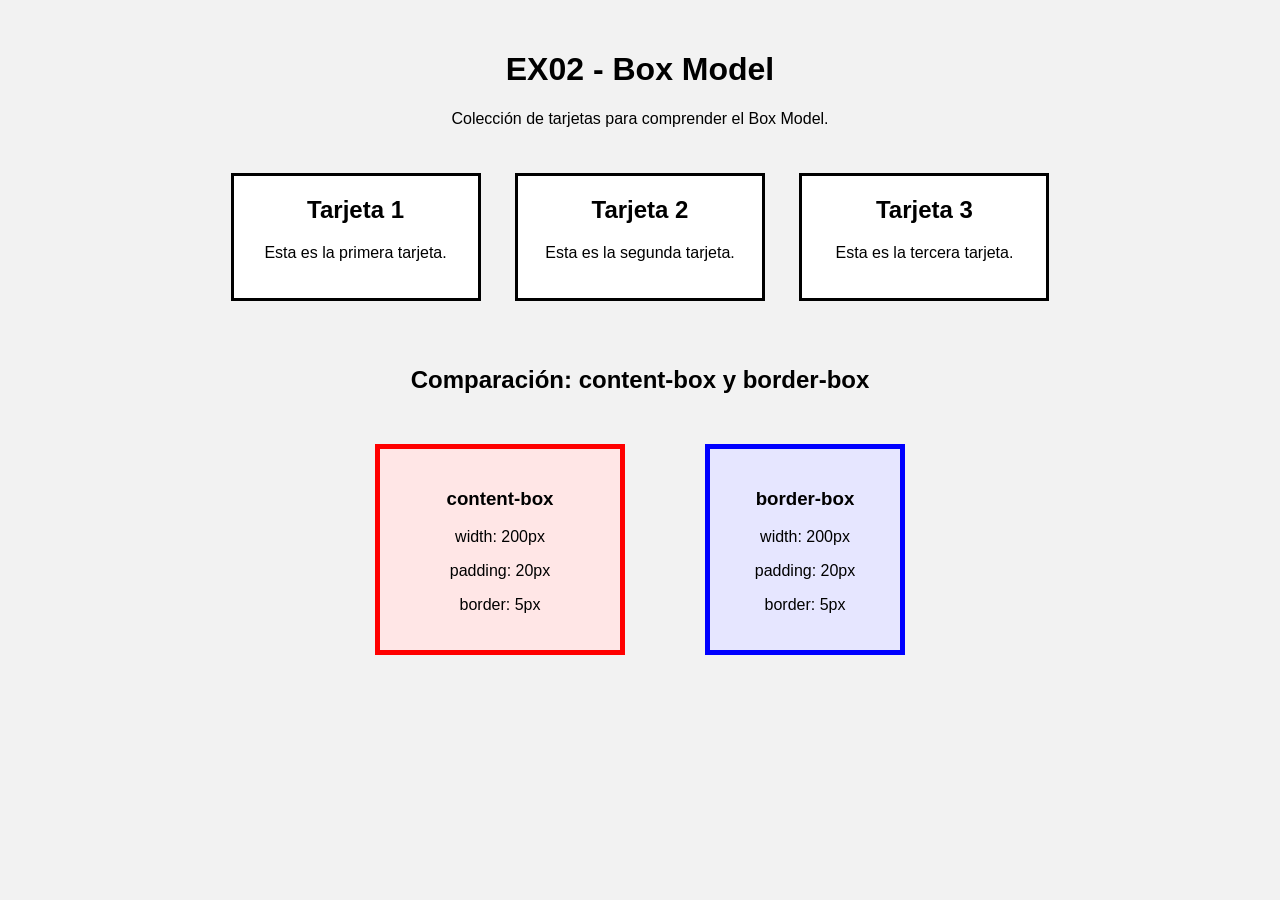
<file: Ex02/index.html>
<!DOCTYPE html>
<html lang="es">

<head>
    <meta charset="UTF-8">
    <meta name="viewport" content="width=device-width, initial-scale=1.0">
    <title>EX02 - Box Model</title>

    <link rel="stylesheet" href="styles.css">
</head>

<body>

    <h1>EX02 - Box Model</h1>

    <p class="descripcion">
        Colección de tarjetas para comprender el Box Model.
    </p>

    <div class="tarjetas">

        <div class="tarjeta">
            <h2>Tarjeta 1</h2>
            <p>Esta es la primera tarjeta.</p>
        </div>

        <div class="tarjeta">
            <h2>Tarjeta 2</h2>
            <p>Esta es la segunda tarjeta.</p>
        </div>

        <div class="tarjeta">
            <h2>Tarjeta 3</h2>
            <p>Esta es la tercera tarjeta.</p>
        </div>

    </div>

    <h2 class="titulo-comparacion">
        Comparación: content-box y border-box
    </h2>

    <div class="comparacion">

        <div class="caja content-box">
            <h3>content-box</h3>
            <p>width: 200px</p>
            <p>padding: 20px</p>
            <p>border: 5px</p>
        </div>

        <div class="caja border-box">
            <h3>border-box</h3>
            <p>width: 200px</p>
            <p>padding: 20px</p>
            <p>border: 5px</p>
        </div>

    </div>

</body>

</html>
</file>
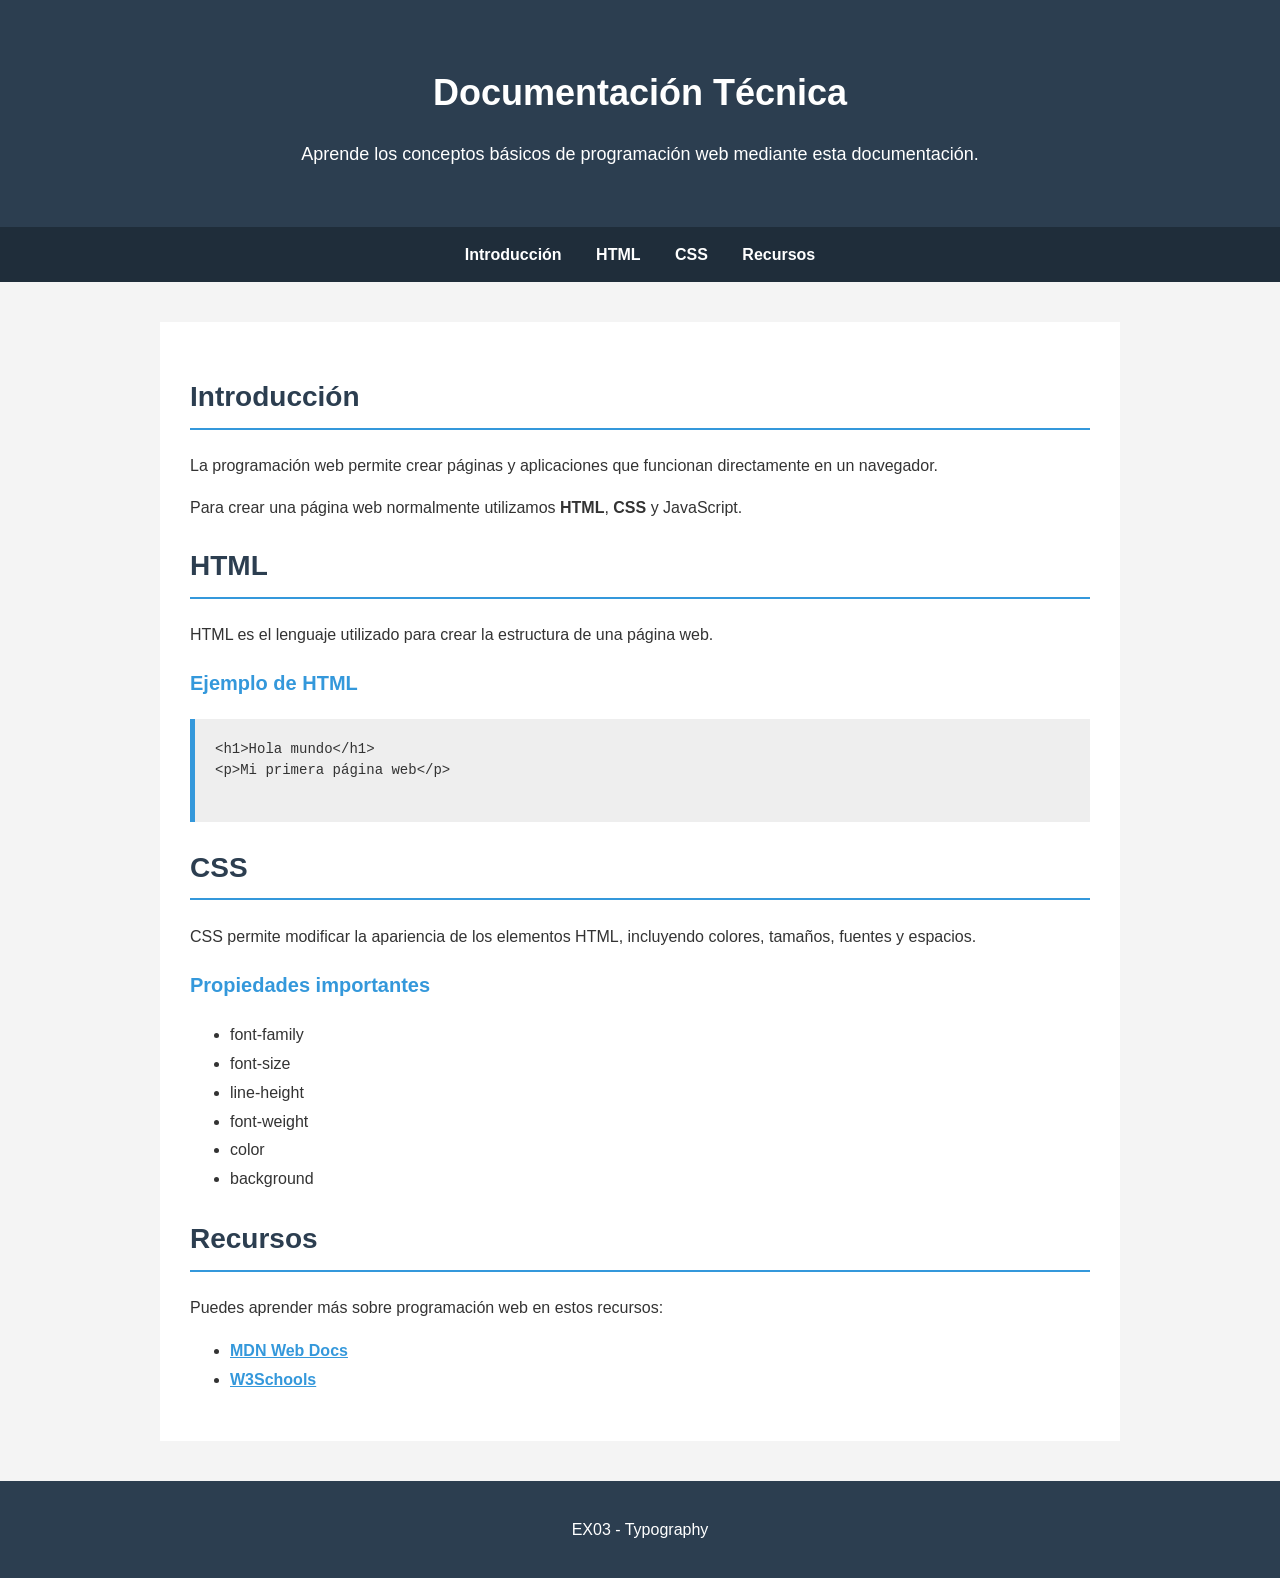
<file: Ex03/index.html>
<!DOCTYPE html>
<html lang="es">

<head>
    <meta charset="UTF-8">
    <meta name="viewport" content="width=device-width, initial-scale=1.0">
    <title>EX03 - Typography</title>

    <link rel="stylesheet" href="styles.css">
</head>

<body>

    <header>
        <h1>Documentación Técnica</h1>

        <p>
            Aprende los conceptos básicos de programación web
            mediante esta documentación.
        </p>
    </header>


    <nav>
        <a href="#introduccion">Introducción</a>
        <a href="#html">HTML</a>
        <a href="#css">CSS</a>
        <a href="#recursos">Recursos</a>
    </nav>


    <main>

        <section id="introduccion">

            <h2>Introducción</h2>

            <p>
                La programación web permite crear páginas y aplicaciones
                que funcionan directamente en un navegador.
            </p>

            <p>
                Para crear una página web normalmente utilizamos
                <strong>HTML</strong>, <strong>CSS</strong> y JavaScript.
            </p>

        </section>


        <section id="html">

            <h2>HTML</h2>

            <p>
                HTML es el lenguaje utilizado para crear la estructura
                de una página web.
            </p>

            <h3>Ejemplo de HTML</h3>

            <pre>
&lt;h1&gt;Hola mundo&lt;/h1&gt;
&lt;p&gt;Mi primera página web&lt;/p&gt;
            </pre>

        </section>


        <section id="css">

            <h2>CSS</h2>

            <p>
                CSS permite modificar la apariencia de los elementos
                HTML, incluyendo colores, tamaños, fuentes y espacios.
            </p>

            <h3>Propiedades importantes</h3>

            <ul>
                <li>font-family</li>
                <li>font-size</li>
                <li>line-height</li>
                <li>font-weight</li>
                <li>color</li>
                <li>background</li>
            </ul>

        </section>


        <section id="recursos">

            <h2>Recursos</h2>

            <p>
                Puedes aprender más sobre programación web en estos
                recursos:
            </p>

            <ul>
                <li>
                    <a href="https://developer.mozilla.org/es/" target="_blank">
                        MDN Web Docs
                    </a>
                </li>

                <li>
                    <a href="https://www.w3schools.com/" target="_blank">
                        W3Schools
                    </a>
                </li>
            </ul>

        </section>

    </main>


    <footer>
        <p>EX03 - Typography</p>
    </footer>

</body>

</html>
</file>
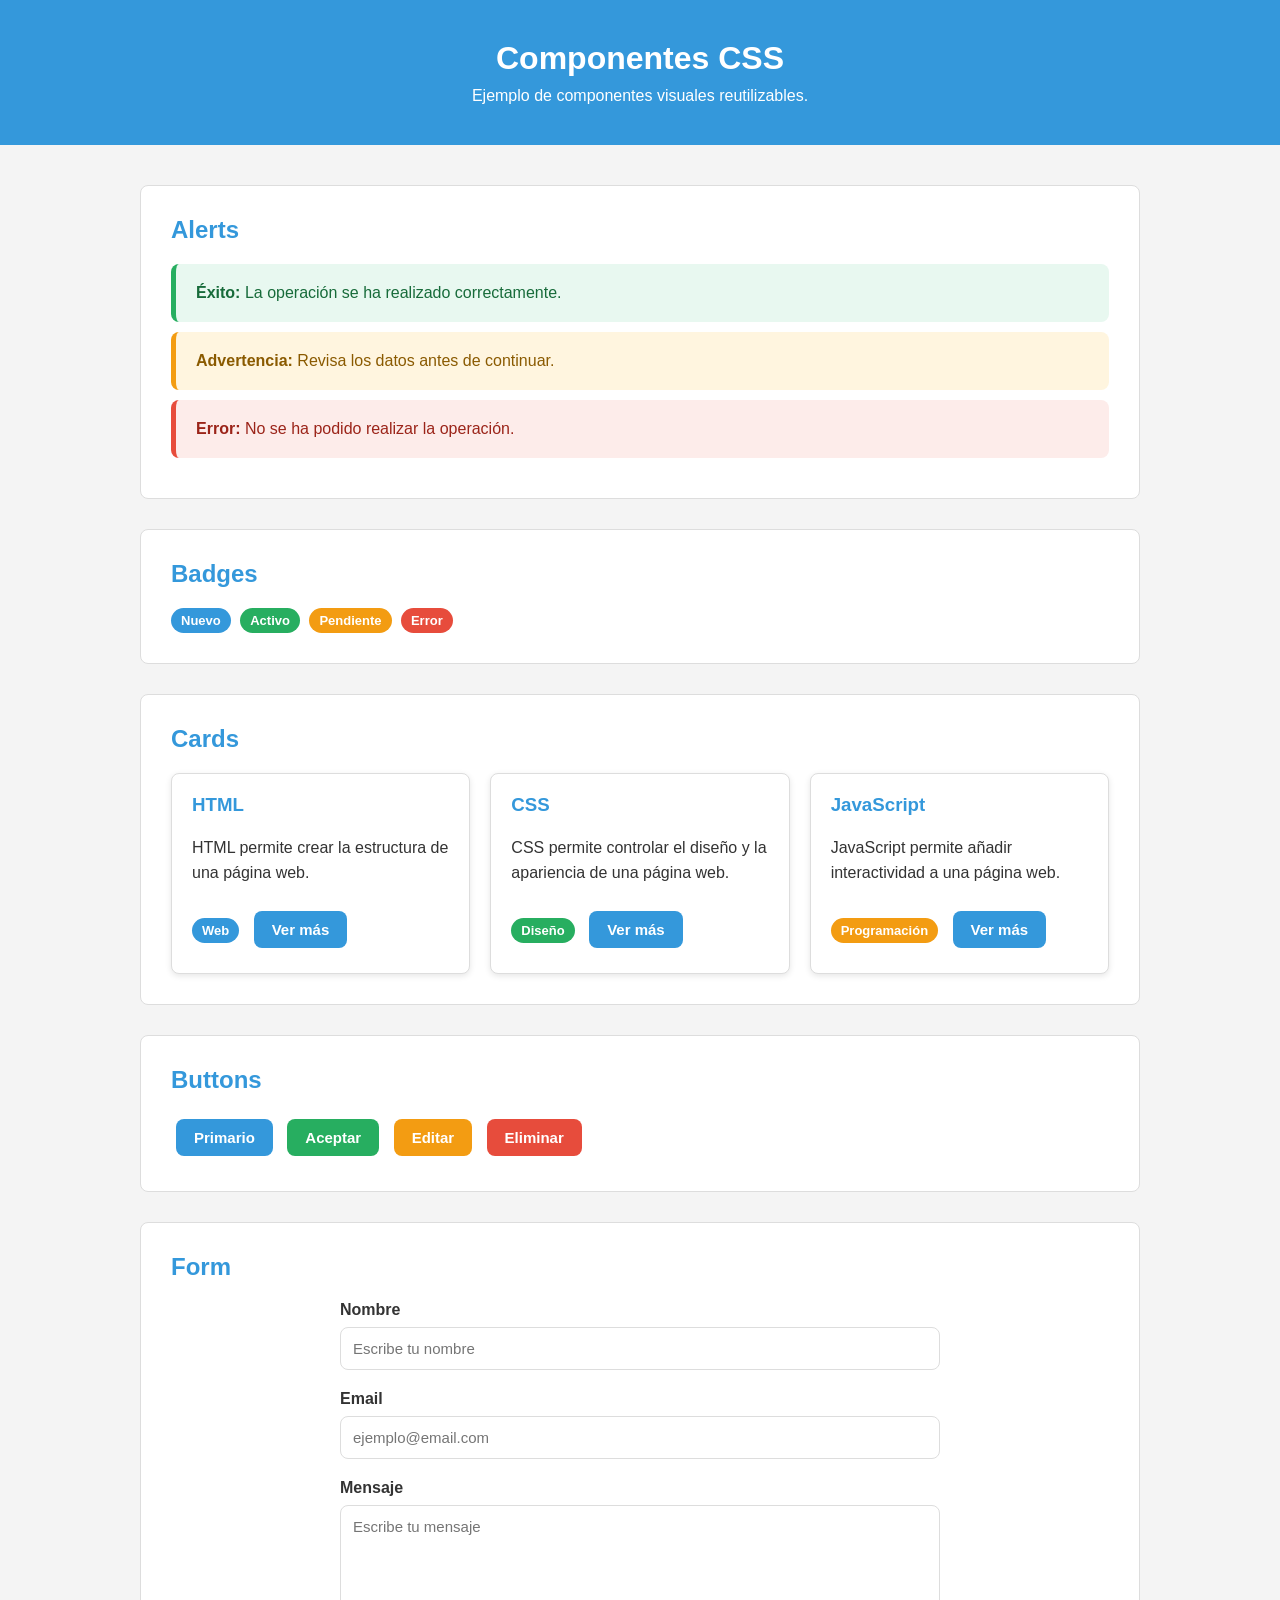
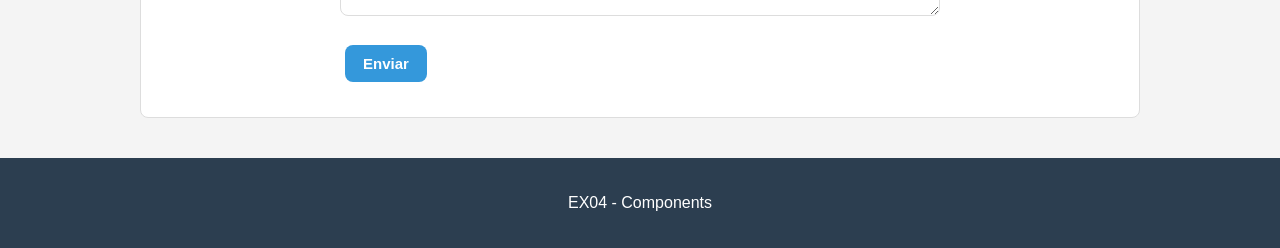
<file: Ex04/index.html>
<!DOCTYPE html>
<html lang="es">

<head>
    <meta charset="UTF-8">
    <meta name="viewport" content="width=device-width, initial-scale=1.0">

    <title>EX04 - Components</title>

    <link rel="stylesheet" href="styles.css">
</head>

<body>

    <header class="header">
        <h1>Componentes CSS</h1>
        <p>Ejemplo de componentes visuales reutilizables.</p>
    </header>


    <main class="container">

        <!-- =========================
             ALERTS
             ========================= -->

        <section class="section">

            <h2>Alerts</h2>

            <div class="alert alert-success">
                <strong>Éxito:</strong>
                La operación se ha realizado correctamente.
            </div>

            <div class="alert alert-warning">
                <strong>Advertencia:</strong>
                Revisa los datos antes de continuar.
            </div>

            <div class="alert alert-error">
                <strong>Error:</strong>
                No se ha podido realizar la operación.
            </div>

        </section>


        <!-- =========================
             BADGES
             ========================= -->

        <section class="section">

            <h2>Badges</h2>

            <span class="badge badge-primary">
                Nuevo
            </span>

            <span class="badge badge-success">
                Activo
            </span>

            <span class="badge badge-warning">
                Pendiente
            </span>

            <span class="badge badge-error">
                Error
            </span>

        </section>


        <!-- =========================
             CARDS
             ========================= -->

        <section class="section">

            <h2>Cards</h2>

            <div class="cards">

                <article class="card">

                    <h3>HTML</h3>

                    <p>
                        HTML permite crear la estructura
                        de una página web.
                    </p>

                    <span class="badge badge-primary">
                        Web
                    </span>

                    <button class="button button-primary">
                        Ver más
                    </button>

                </article>


                <article class="card">

                    <h3>CSS</h3>

                    <p>
                        CSS permite controlar el diseño
                        y la apariencia de una página web.
                    </p>

                    <span class="badge badge-success">
                        Diseño
                    </span>

                    <button class="button button-primary">
                        Ver más
                    </button>

                </article>


                <article class="card">

                    <h3>JavaScript</h3>

                    <p>
                        JavaScript permite añadir
                        interactividad a una página web.
                    </p>

                    <span class="badge badge-warning">
                        Programación
                    </span>

                    <button class="button button-primary">
                        Ver más
                    </button>

                </article>

            </div>

        </section>


        <!-- =========================
             BUTTONS
             ========================= -->

        <section class="section">

            <h2>Buttons</h2>

            <button class="button button-primary">
                Primario
            </button>

            <button class="button button-success">
                Aceptar
            </button>

            <button class="button button-warning">
                Editar
            </button>

            <button class="button button-error">
                Eliminar
            </button>

        </section>


        <!-- =========================
             FORM
             ========================= -->

        <section class="section">

            <h2>Form</h2>

            <form class="form">

                <div class="form-group">

                    <label for="nombre">
                        Nombre
                    </label>

                    <input
                        type="text"
                        id="nombre"
                        name="nombre"
                        placeholder="Escribe tu nombre"
                    >

                </div>


                <div class="form-group">

                    <label for="email">
                        Email
                    </label>

                    <input
                        type="email"
                        id="email"
                        name="email"
                        placeholder="ejemplo@email.com"
                    >

                </div>


                <div class="form-group">

                    <label for="mensaje">
                        Mensaje
                    </label>

                    <textarea
                        id="mensaje"
                        name="mensaje"
                        rows="5"
                        placeholder="Escribe tu mensaje"
                    ></textarea>

                </div>


                <button
                    type="submit"
                    class="button button-primary"
                >
                    Enviar
                </button>

            </form>

        </section>

    </main>


    <footer class="footer">

        <p>
            EX04 - Components
        </p>

    </footer>

</body>

</html>
</file>
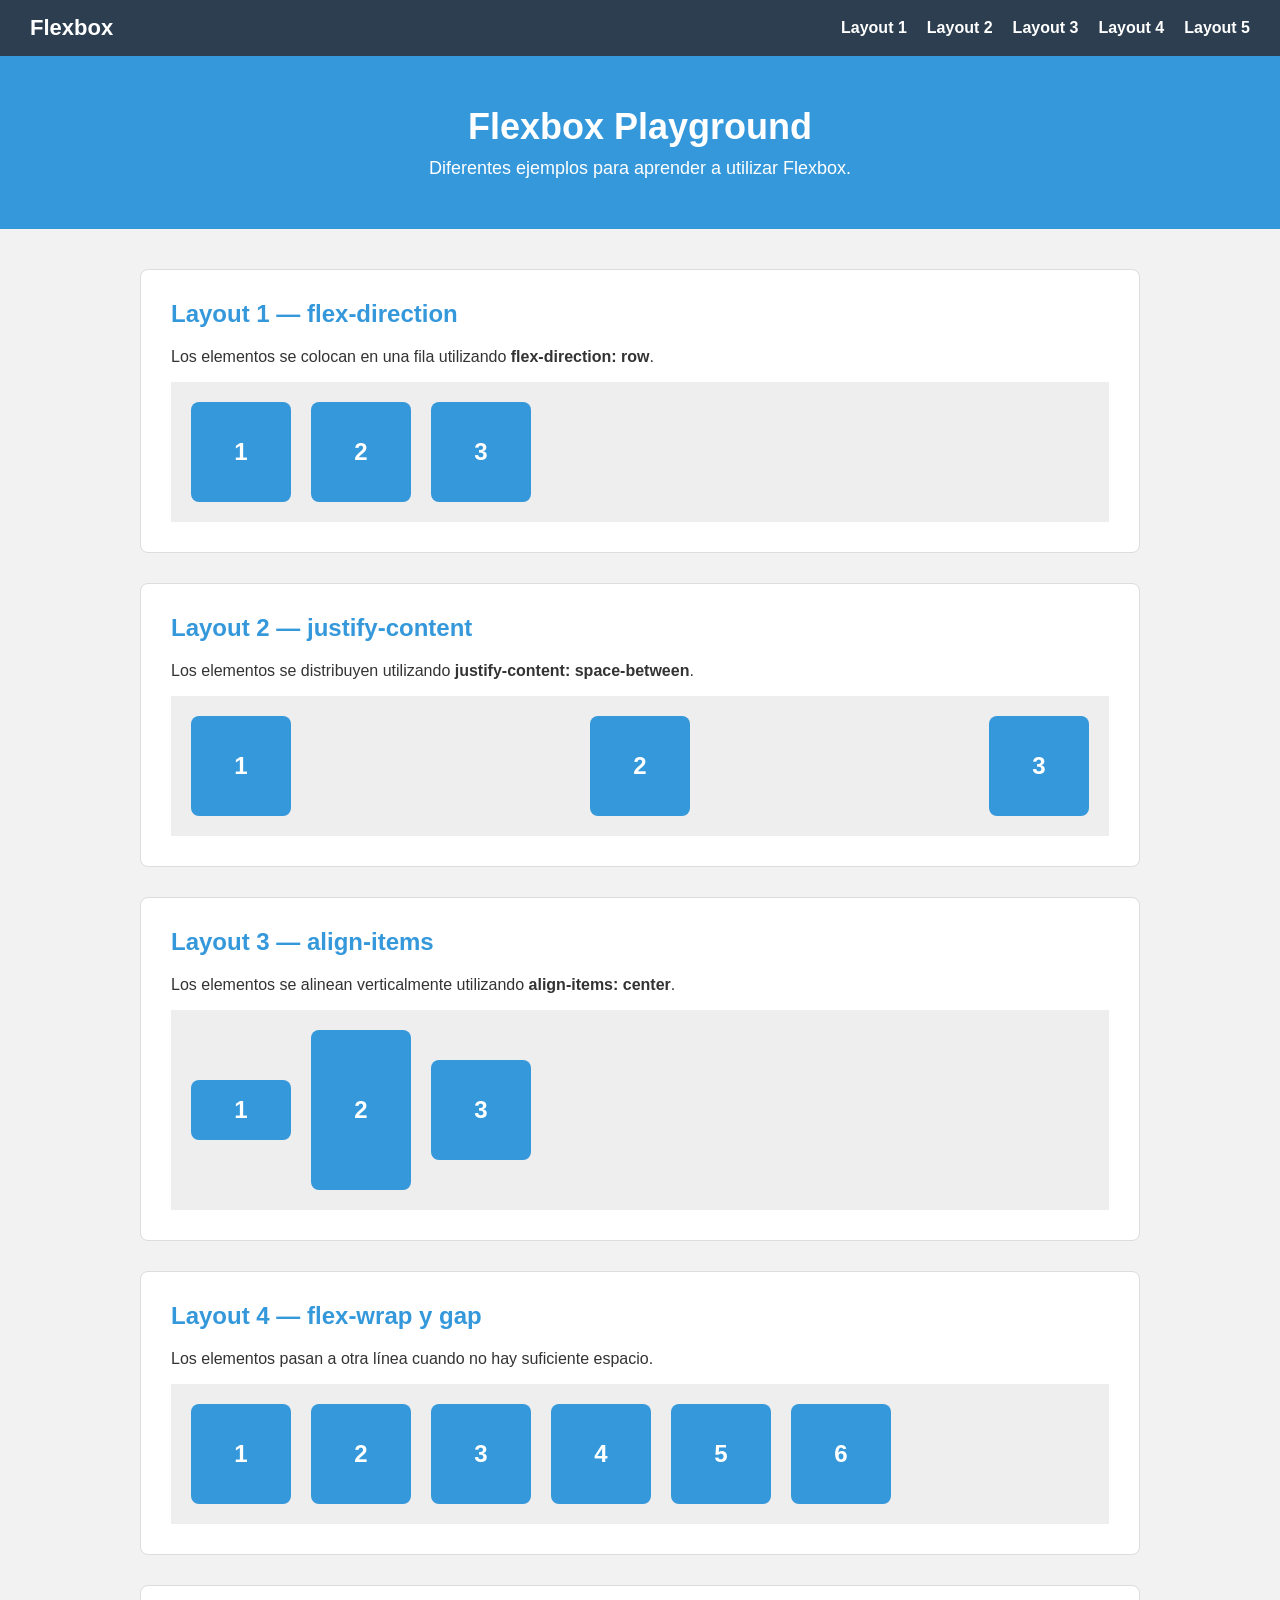
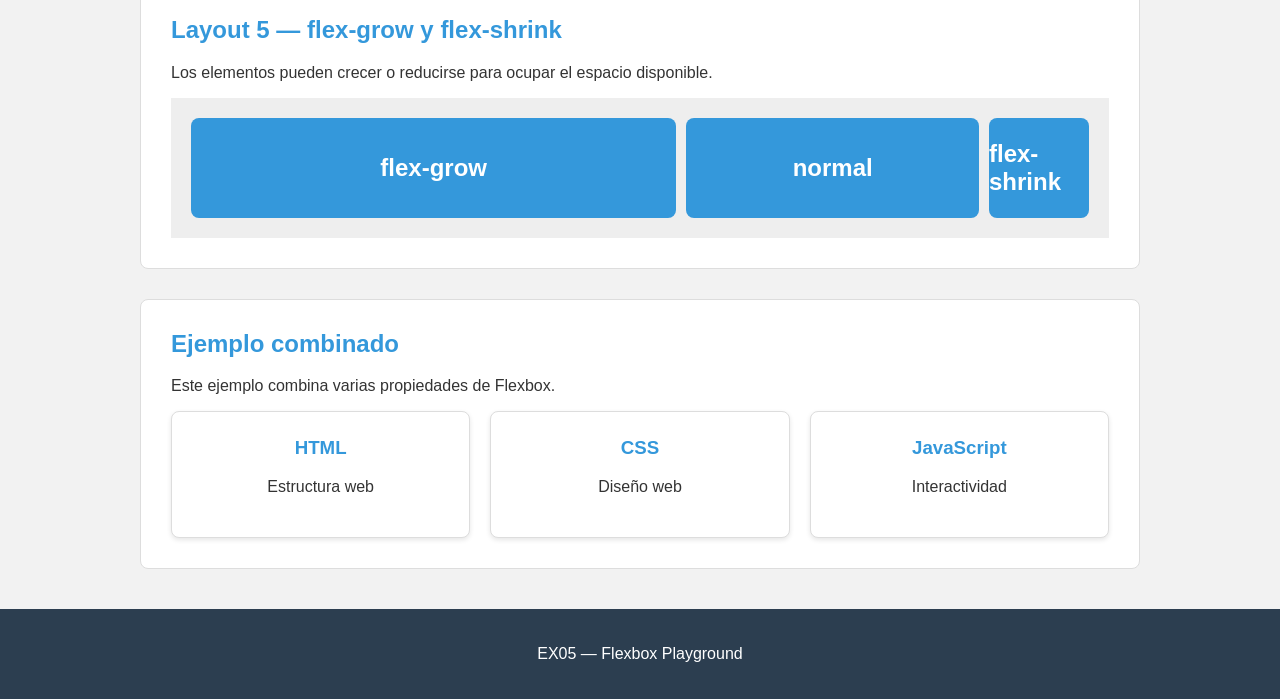
<file: Ex05/index.html>
<!DOCTYPE html>
<html lang="es">

<head>
    <meta charset="UTF-8">
    <meta name="viewport" content="width=device-width, initial-scale=1.0">

    <title>EX05 - Flexbox Playground</title>

    <link rel="stylesheet" href="styles.css">
</head>

<body>

    <!-- =========================
         BARRA DE NAVEGACIÓN
         BONUS
         ========================= -->

    <nav class="navbar">

        <div class="logo">
            Flexbox
        </div>

        <div class="nav-links">
            <a href="#layout1">Layout 1</a>
            <a href="#layout2">Layout 2</a>
            <a href="#layout3">Layout 3</a>
            <a href="#layout4">Layout 4</a>
            <a href="#layout5">Layout 5</a>
        </div>

    </nav>

    <header class="header">

        <h1>Flexbox Playground</h1>

        <p>
            Diferentes ejemplos para aprender
            a utilizar Flexbox.
        </p>

    </header>


    <main class="container">


        <!-- =========================
             LAYOUT 1
             FLEX-DIRECTION
             ========================= -->

        <section class="layout-section" id="layout1">

            <h2>Layout 1 — flex-direction</h2>

            <p>
                Los elementos se colocan en una fila
                utilizando <strong>flex-direction: row</strong>.
            </p>

            <div class="layout layout-1">

                <div class="box">1</div>
                <div class="box">2</div>
                <div class="box">3</div>

            </div>

        </section>


        <!-- =========================
             LAYOUT 2
             JUSTIFY-CONTENT
             ========================= -->

        <section class="layout-section" id="layout2">

            <h2>Layout 2 — justify-content</h2>

            <p>
                Los elementos se distribuyen utilizando
                <strong>justify-content: space-between</strong>.
            </p>

            <div class="layout layout-2">

                <div class="box">1</div>
                <div class="box">2</div>
                <div class="box">3</div>

            </div>

        </section>


        <!-- =========================
             LAYOUT 3
             ALIGN-ITEMS
             ========================= -->

        <section class="layout-section" id="layout3">

            <h2>Layout 3 — align-items</h2>

            <p>
                Los elementos se alinean verticalmente
                utilizando <strong>align-items: center</strong>.
            </p>

            <div class="layout layout-3">

                <div class="box box-small">1</div>
                <div class="box box-large">2</div>
                <div class="box box-medium">3</div>

            </div>

        </section>


        <!-- =========================
             LAYOUT 4
             FLEX-WRAP Y GAP
             ========================= -->

        <section class="layout-section" id="layout4">

            <h2>Layout 4 — flex-wrap y gap</h2>

            <p>
                Los elementos pasan a otra línea cuando
                no hay suficiente espacio.
            </p>

            <div class="layout layout-4">

                <div class="box">1</div>
                <div class="box">2</div>
                <div class="box">3</div>
                <div class="box">4</div>
                <div class="box">5</div>
                <div class="box">6</div>

            </div>

        </section>


        <!-- =========================
             LAYOUT 5
             FLEX-GROW Y FLEX-SHRINK
             ========================= -->

        <section class="layout-section" id="layout5">

            <h2>Layout 5 — flex-grow y flex-shrink</h2>

            <p>
                Los elementos pueden crecer o reducirse
                para ocupar el espacio disponible.
            </p>

            <div class="layout layout-5">

                <div class="box grow">
                    flex-grow
                </div>

                <div class="box normal">
                    normal
                </div>

                <div class="box shrink">
                    flex-shrink
                </div>

            </div>

        </section>


        <!-- =========================
             EJEMPLO EXTRA
             ========================= -->

        <section class="layout-section">

            <h2>Ejemplo combinado</h2>

            <p>
                Este ejemplo combina varias propiedades
                de Flexbox.
            </p>

            <div class="layout combinado">

                <div class="card">
                    <h3>HTML</h3>
                    <p>Estructura web</p>
                </div>

                <div class="card">
                    <h3>CSS</h3>
                    <p>Diseño web</p>
                </div>

                <div class="card">
                    <h3>JavaScript</h3>
                    <p>Interactividad</p>
                </div>

            </div>

        </section>


    </main>


    <footer class="footer">

        <p>
            EX05 — Flexbox Playground
        </p>

    </footer>

</body>

</html>
</file>
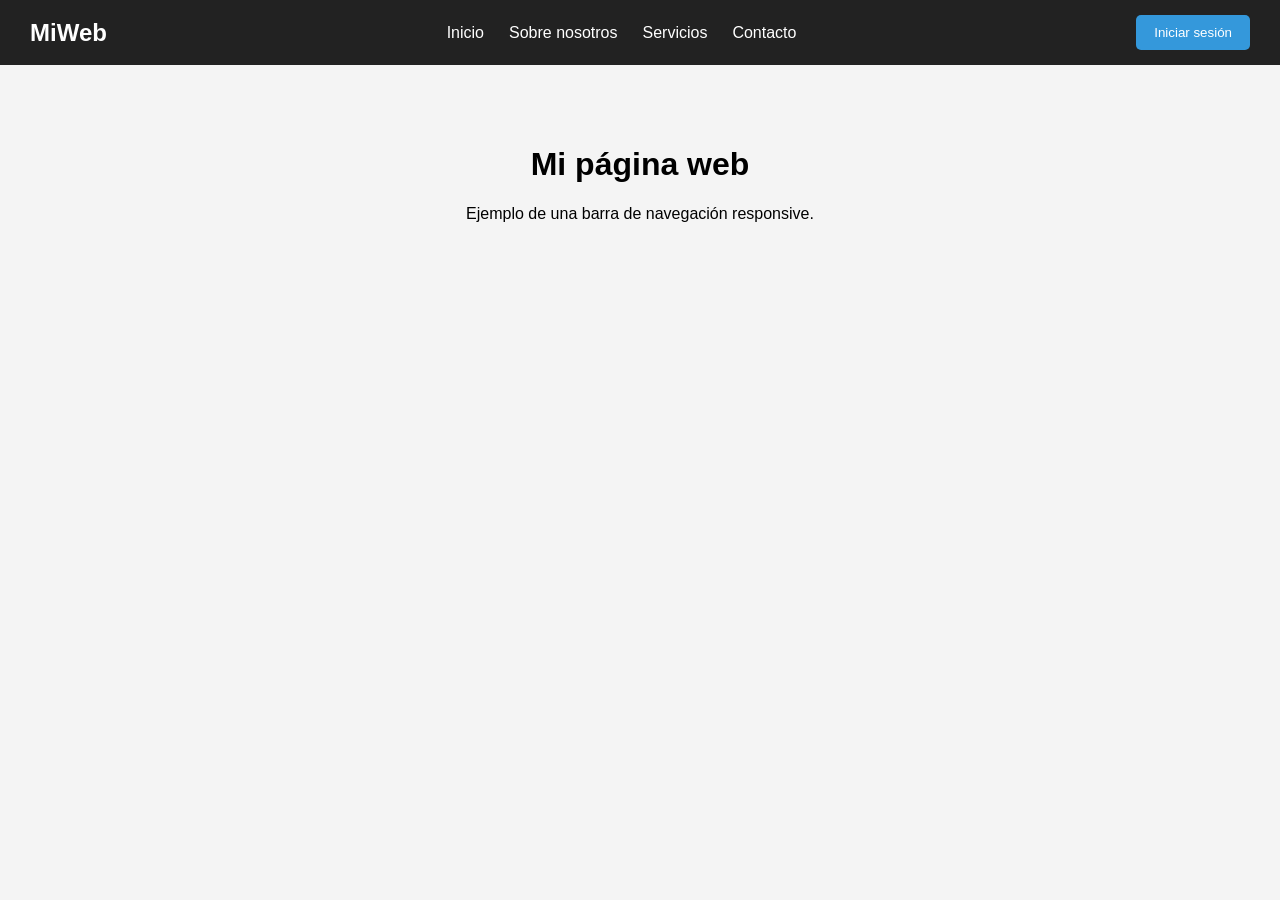
<file: Ex06/index.html>
<!DOCTYPE html>
<html lang="es">

<head>
    <meta charset="UTF-8">
    <meta name="viewport" content="width=device-width, initial-scale=1.0">
    <title>EX06 - Navigation Bar</title>
    <link rel="stylesheet" href="styles.css">
</head>

<body>

    <nav class="navbar">

        <div class="logo">
            MiWeb
        </div>

        <div class="links">
            <a href="#">Inicio</a>
            <a href="#">Sobre nosotros</a>
            <a href="#">Servicios</a>
            <a href="#">Contacto</a>
        </div>

        <button class="boton">
            Iniciar sesión
        </button>

    </nav>

    <main>
        <h1>Mi página web</h1>
        <p>Ejemplo de una barra de navegación responsive.</p>
    </main>

</body>

</html>
</file>
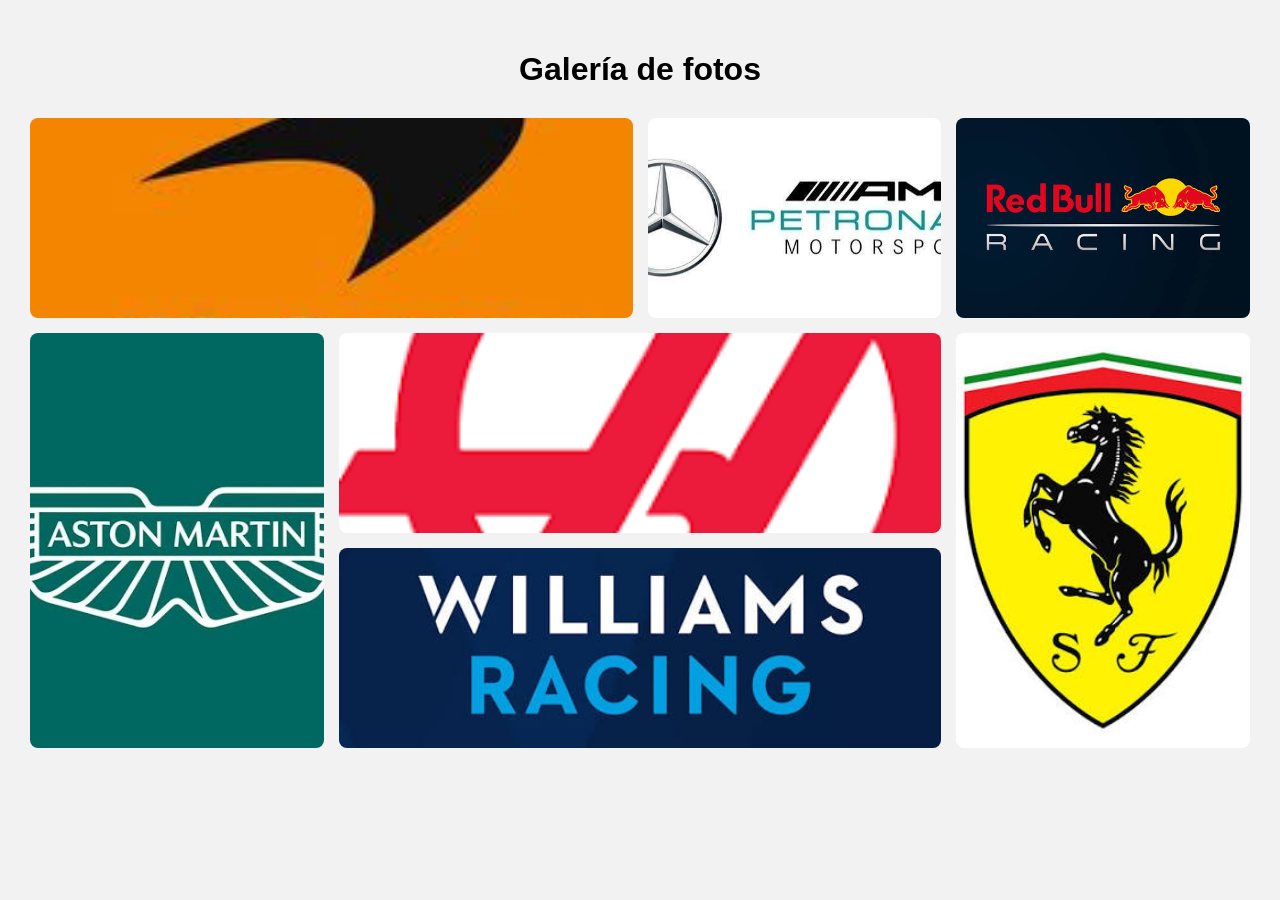
<file: Ex07/index.html>
<!DOCTYPE html>
<html lang="es">
<head>
    <meta charset="UTF-8">
    <meta name="viewport" content="width=device-width, initial-scale=1.0">
    <title>Galería de fotos</title>
    <link rel="stylesheet" href="styles.css">
</head>
<body>

    <h1>Galería de fotos</h1>

    <div class="galeria">
        <div class="foto foto1">
            <img src="imagenes/foto1.jpg" alt="Foto 1">
        </div>

        <div class="foto foto2">
            <img src="imagenes/foto2.jpg" alt="Foto 2">
        </div>

        <div class="foto foto3">
            <img src="imagenes/foto3.jpg" alt="Foto 3">
        </div>

        <div class="foto foto4">
            <img src="imagenes/foto4.jpg" alt="Foto 4">
        </div>

        <div class="foto foto5">
            <img src="imagenes/foto5.jpg" alt="Foto 5">
        </div>

        <div class="foto foto6">
            <img src="imagenes/foto6.jpg" alt="Foto 6">
        </div>

        <div class="foto foto7">
            <img src="imagenes/foto7.jpg" alt="Foto 7">
        </div>
    </div>

</body>
</html>
</file>
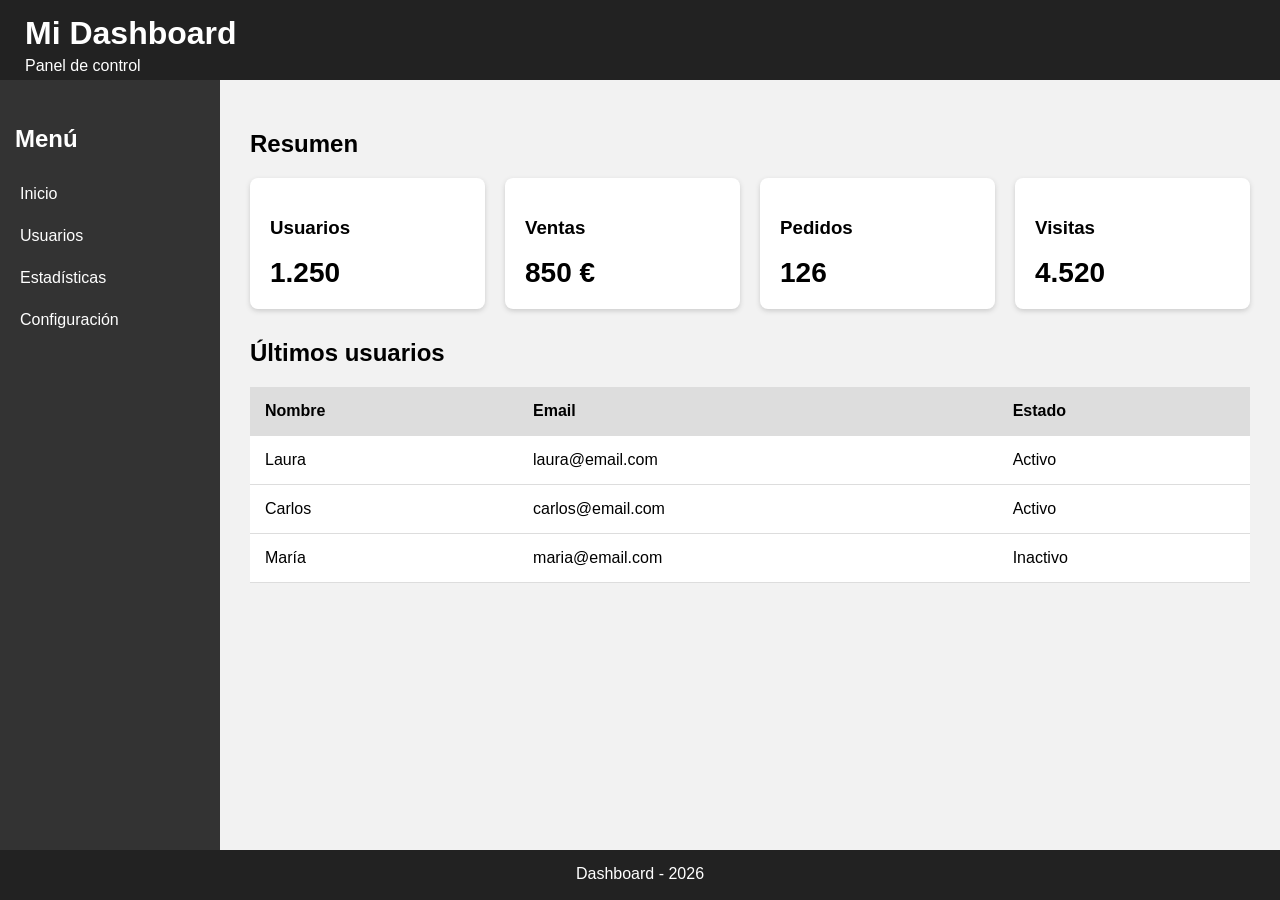
<file: Ex08/index.html>
<!DOCTYPE html>
<html lang="es">
<head>
    <meta charset="UTF-8">
    <meta name="viewport" content="width=device-width, initial-scale=1.0">
    <title>EX08 - Dashboard</title>
    <link rel="stylesheet" href="styles.css">
</head>
<body>

    <div class="dashboard">

        <header>
            <h1>Mi Dashboard</h1>
            <p>Panel de control</p>
        </header>

        <aside>
            <h2>Menú</h2>
            <a href="#">Inicio</a>
            <a href="#">Usuarios</a>
            <a href="#">Estadísticas</a>
            <a href="#">Configuración</a>
        </aside>

        <main>
            <h2>Resumen</h2>

            <div class="cards">
                <div class="card">
                    <h3>Usuarios</h3>
                    <p>1.250</p>
                </div>

                <div class="card">
                    <h3>Ventas</h3>
                    <p>850 €</p>
                </div>

                <div class="card">
                    <h3>Pedidos</h3>
                    <p>126</p>
                </div>

                <div class="card">
                    <h3>Visitas</h3>
                    <p>4.520</p>
                </div>
            </div>

            <h2>Últimos usuarios</h2>

            <table>
                <thead>
                    <tr>
                        <th>Nombre</th>
                        <th>Email</th>
                        <th>Estado</th>
                    </tr>
                </thead>
                <tbody>
                    <tr>
                        <td>Laura</td>
                        <td>laura@email.com</td>
                        <td>Activo</td>
                    </tr>
                    <tr>
                        <td>Carlos</td>
                        <td>carlos@email.com</td>
                        <td>Activo</td>
                    </tr>
                    <tr>
                        <td>María</td>
                        <td>maria@email.com</td>
                        <td>Inactivo</td>
                    </tr>
                </tbody>
            </table>
        </main>

        <footer>
            <p>Dashboard - 2026</p>
        </footer>

    </div>

</body>
</html>
</file>
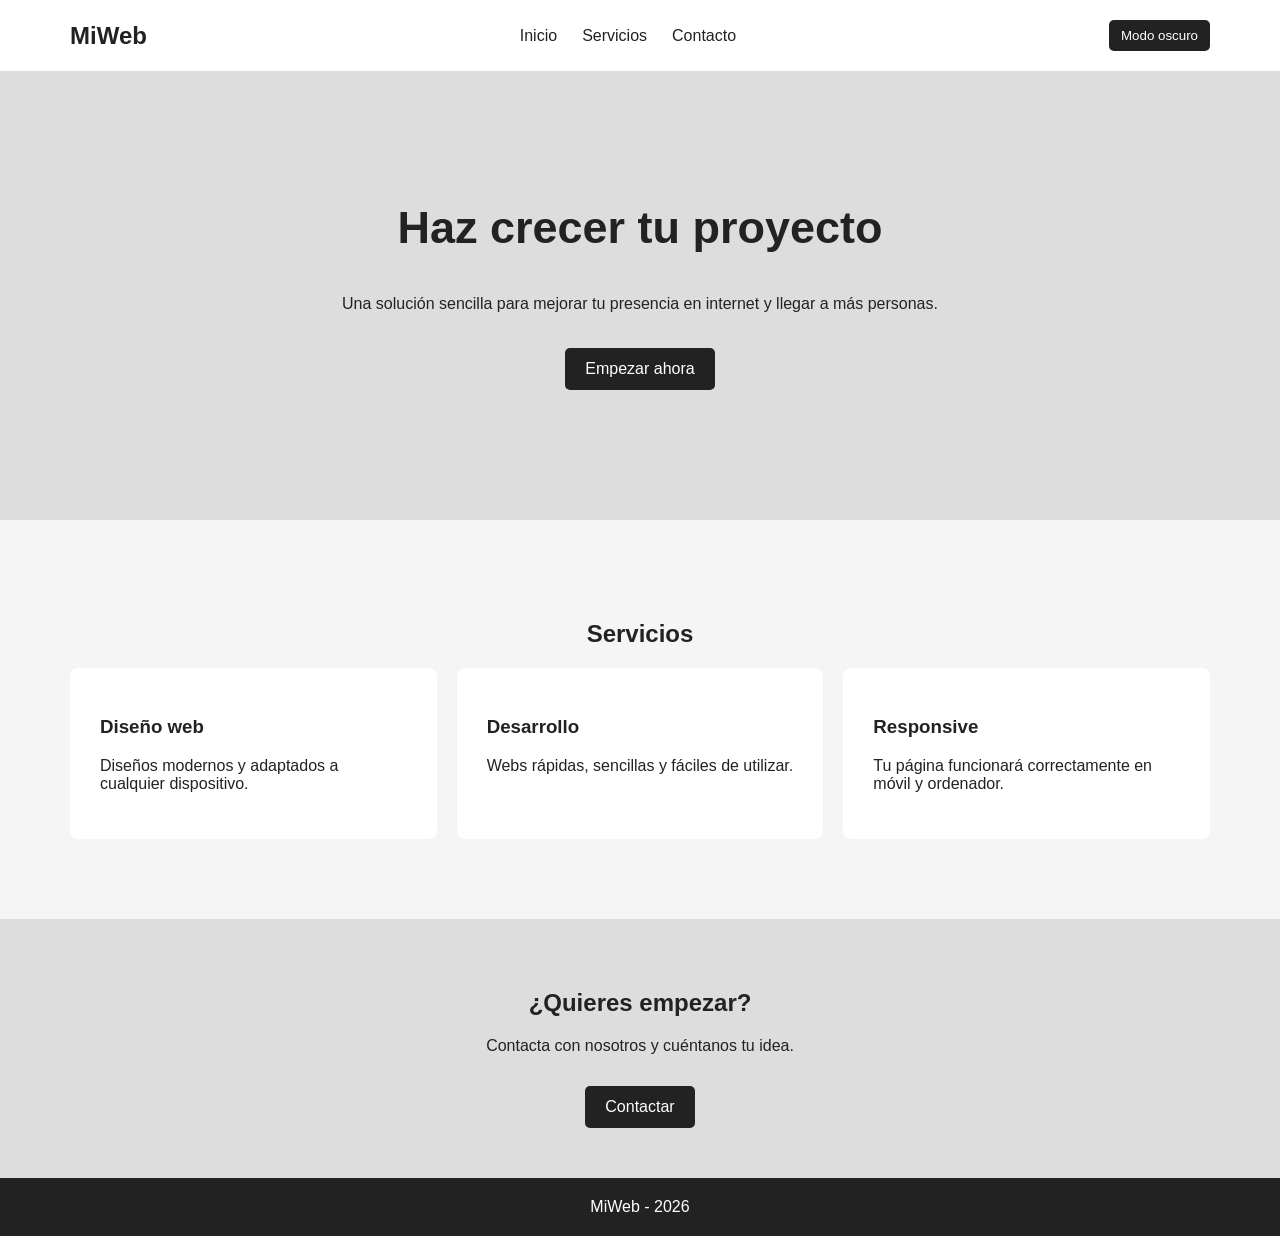
<file: Ex09/index.html>
<!DOCTYPE html>
<html lang="es">
<head>
    <meta charset="UTF-8">
    <meta name="viewport" content="width=device-width, initial-scale=1.0">
    <title>EX09 - Responsive Challenge</title>
    <link rel="stylesheet" href="styles.css">
</head>
<body>

    <header>
        <nav>
            <h1>MiWeb</h1>

            <div class="links">
                <a href="#">Inicio</a>
                <a href="#">Servicios</a>
                <a href="#">Contacto</a>
            </div>

            <button id="modo">Modo oscuro</button>
        </nav>
    </header>

    <main>

        <section class="hero">
            <div>
                <h2>Haz crecer tu proyecto</h2>
                <p>
                    Una solución sencilla para mejorar tu presencia
                    en internet y llegar a más personas.
                </p>
                <a href="#" class="boton">Empezar ahora</a>
            </div>
        </section>

        <section class="servicios">
            <h2>Servicios</h2>

            <div class="cards">
                <div class="card">
                    <h3>Diseño web</h3>
                    <p>Diseños modernos y adaptados a cualquier dispositivo.</p>
                </div>

                <div class="card">
                    <h3>Desarrollo</h3>
                    <p>Webs rápidas, sencillas y fáciles de utilizar.</p>
                </div>

                <div class="card">
                    <h3>Responsive</h3>
                    <p>Tu página funcionará correctamente en móvil y ordenador.</p>
                </div>
            </div>
        </section>

        <section class="contacto">
            <h2>¿Quieres empezar?</h2>
            <p>Contacta con nosotros y cuéntanos tu idea.</p>
            <a href="#" class="boton">Contactar</a>
        </section>

    </main>

    <footer>
        <p>MiWeb - 2026</p>
    </footer>

    <script>
        const boton = document.getElementById("modo");

        boton.addEventListener("click", function() {
            document.body.classList.toggle("oscuro");
        });
    </script>

</body>
</html>
</file>
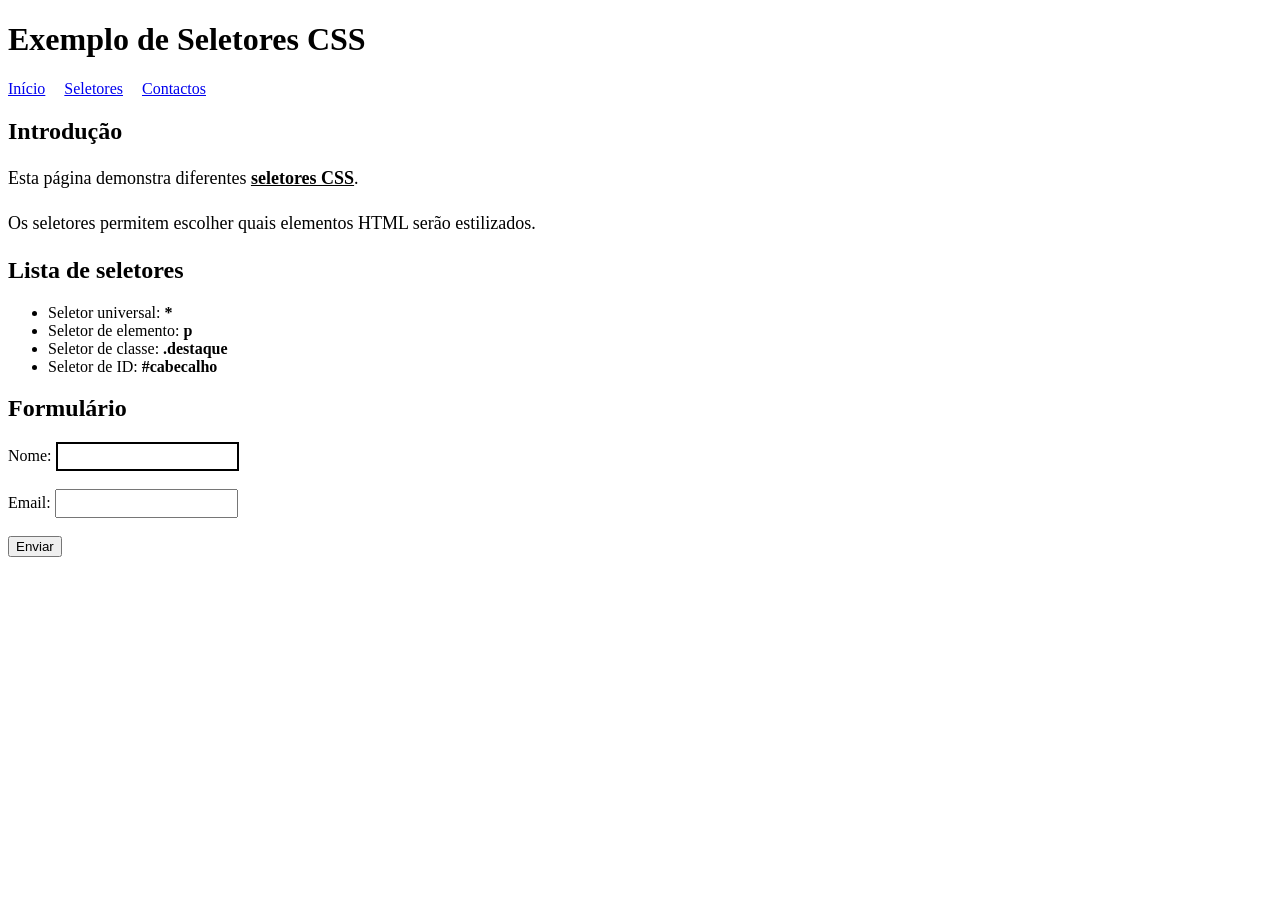
<file: Ex01/exemplo_exer1_CSS.html>
<!DOCTYPE html>
<html lang="pt">
<head>
    <meta charset="UTF-8">
    <meta name="viewport" content="width=device-width, initial-scale=1.0">
    <title>Seletores CSS</title>
    <link rel="stylesheet" href="style.css">
</head>

<body>

    <header>
        <h1>Exemplo de Seletores CSS</h1>

        <nav>
            <a href="#inicio">Início</a>
            <a href="#seletores">Seletores</a>
            <a href="#contactos">Contactos</a>
        </nav>
    </header>

    <main>

        <section>
            <h2>Introdução</h2>

            <p>
                Esta página demonstra diferentes
                <span class="destaque">seletores CSS</span>.
            </p>

            <p>
                Os seletores permitem escolher quais elementos HTML serão estilizados.
            </p>
        </section>

        <section>
            <h2>Lista de seletores</h2>

            <ul>
                <li>Seletor universal: <strong>*</strong></li>
                <li>Seletor de elemento: <strong>p</strong></li>
                <li>Seletor de classe: <strong>.destaque</strong></li>
                <li>Seletor de ID: <strong>#cabecalho</strong></li>
            </ul>
        </section>

        <section>
            <h2>Formulário</h2>

            <form>
                <label for="nome">Nome:</label>
                <input type="text" id="nome" name="nome">

                <br><br>

                <label for="email">Email:</label>
                <input type="email" id="email" name="email">

                <br><br>

                <button type="submit">Enviar</button>
            </form>
        </section>

    </main>

</body>
</html>
</file>
<file: Ex02/styles.css>
/* =========================
   ESTILOS GENERALES
   ========================= */

body {
    font-family: Arial, sans-serif;
    background-color: #f2f2f2;
    margin: 0;
    padding: 30px;
}

h1 {
    text-align: center;
}

.descripcion {
    text-align: center;
}


/* =========================
   TARJETAS
   ========================= */

.tarjetas {
    text-align: center;
    margin-top: 30px;
}

.tarjeta {
    display: inline-block;

    /* Ancho */
    width: 250px;

    /* Espacio interior */
    padding: 20px;

    /* Borde */
    border: 3px solid black;

    /* Espacio exterior */
    margin: 15px;

    /* Incluye padding y border dentro del width */
    box-sizing: border-box;

    background-color: white;

    vertical-align: top;
}

.tarjeta h2 {
    margin-top: 0;
}


/* =========================
   COMPARACIÓN
   ========================= */

.titulo-comparacion {
    text-align: center;
    margin-top: 50px;
}

.comparacion {
    display: flex;
    justify-content: center;
    gap: 40px;
    margin-top: 30px;
}


/* =========================
   CONTENT-BOX
   ========================= */

.content-box {
    box-sizing: content-box;

    width: 200px;

    padding: 20px;

    border: 5px solid red;

    background-color: #ffe6e6;
}


/* =========================
   BORDER-BOX
   ========================= */

.border-box {
    box-sizing: border-box;

    width: 200px;

    padding: 20px;

    border: 5px solid blue;

    background-color: #e6e6ff;
}


/* =========================
   ESTILO DE LAS CAJAS
   ========================= */

.caja {
    margin: 20px;
    text-align: center;
}
</file>
<file: Ex03/styles.css>
:root {
    --color-fondo: #f4f4f4;
    --color-principal: #2c3e50;
    --color-secundario: #3498db;
    --color-texto: #333333;
    --color-blanco: #ffffff;
    --color-codigo: #eeeeee;

    --fuente-principal: Arial, sans-serif;

    --tamano-texto: 16px;
    --altura-linea: 1.6;
}


/*CONFIGURACIÓN GENERAL*/

body {
    font-family: var(--fuente-principal);

    font-size: var(--tamano-texto);

    line-height: var(--altura-linea);

    color: var(--color-texto);

    background: var(--color-fondo);

    margin: 0;
}


/*HEADER*/

header {
    background: var(--color-principal);

    color: var(--color-blanco);

    text-align: center;

    padding: 40px 20px;
}

header h1 {
    font-size: 36px;

    font-weight: bold;

    margin-bottom: 10px;
}

header p {
    font-size: 18px;
}


/*NAVEGACIÓN*/

nav {
    background: #1f2d3a;

    text-align: center;

    padding: 15px;
}

nav a {
    color: var(--color-blanco);

    text-decoration: none;

    font-weight: bold;

    margin: 0 15px;
}

nav a:hover {
    color: var(--color-secundario);
}


/*CONTENIDO PRINCIPAL*/

main {
    width: 80%;

    max-width: 900px;

    margin: 40px auto;

    background: var(--color-blanco);

    padding: 30px;
}

/*HEADINGS*/

h2 {
    color: var(--color-principal);

    font-size: 28px;

    font-weight: bold;

    border-bottom: 2px solid var(--color-secundario);

    padding-bottom: 8px;
}

h3 {
    color: var(--color-secundario);

    font-size: 20px;

    font-weight: bold;
}


/*PÁRRAFOS*/

p {
    font-size: 16px;

    line-height: 1.6;
}


/*LISTAS*/

li {
    line-height: 1.8;
}


/*ENLACES*/

a {
    color: var(--color-secundario);

    font-weight: bold;
}

a:hover {
    color: var(--color-principal);
}


/*CÓDIGO*/

pre {
    background: var(--color-codigo);

    padding: 20px;

    border-left: 5px solid var(--color-secundario);

    font-family: "Courier New", monospace;

    font-size: 14px;

    line-height: 1.5;

    overflow-x: auto;
}


/*FOOTER*/

footer {
    background: var(--color-principal);

    color: var(--color-blanco);

    text-align: center;

    padding: 20px;

    margin-top: 40px;
}
</file>
<file: Ex04/styles.css>
/*VARIABLES*/

:root {

    --color-primary: #3498db;
    --color-primary-dark: #2980b9;

    --color-success: #27ae60;
    --color-warning: #f39c12;
    --color-error: #e74c3c;

    --color-text: #333333;
    --color-background: #f4f4f4;
    --color-white: #ffffff;
    --color-border: #dddddd;

    --border-radius: 8px;

    --spacing-small: 10px;
    --spacing-medium: 20px;
    --spacing-large: 30px;
}


/*GENERAL*/

* {
    box-sizing: border-box;
}


body {
    margin: 0;

    font-family: Arial, sans-serif;

    color: var(--color-text);

    background-color: var(--color-background);
}


/*HEADER*/

.header {
    background-color: var(--color-primary);

    color: var(--color-white);

    text-align: center;

    padding: 40px 20px;
}

.header h1 {
    margin: 0 0 10px 0;
}

.header p {
    margin: 0;
}


/*CONTAINER*/

.container {

    width: 90%;

    max-width: 1000px;

    margin: 40px auto;
}


/*SECTIONS*/

.section {

    background-color: var(--color-white);

    padding: var(--spacing-large);

    margin-bottom: var(--spacing-large);

    border-radius: var(--border-radius);

    border: 1px solid var(--color-border);
}

.section h2 {

    margin-top: 0;

    margin-bottom: var(--spacing-medium);

    color: var(--color-primary);
}


/*ALERTS*/

.alert {

    padding: var(--spacing-medium);

    margin-bottom: var(--spacing-small);

    border-radius: var(--border-radius);

    border-left: 5px solid;

}


/*Alert success*/

.alert-success {

    background-color: #e8f8f0;

    border-color: var(--color-success);

    color: #176b3a;
}


/*Alert warning*/

.alert-warning {

    background-color: #fff5df;

    border-color: var(--color-warning);

    color: #8a5a00;
}


/*Alert error*/

.alert-error {

    background-color: #fdecea;

    border-color: var(--color-error);

    color: #9b2419;
}


/*BADGES*/

.badge {

    display: inline-block;

    padding: 5px 10px;

    margin-right: 5px;

    border-radius: 20px;

    color: var(--color-white);

    font-size: 13px;

    font-weight: bold;
}


/*Badge primary*/

.badge-primary {

    background-color: var(--color-primary);
}


/*Badge success*/

.badge-success {

    background-color: var(--color-success);
}


/*Badge warning*/

.badge-warning {

    background-color: var(--color-warning);
}


/*Badge error*/

.badge-error {

    background-color: var(--color-error);
}


/*CARDS*/

.cards {

    display: flex;

    gap: var(--spacing-medium);

    flex-wrap: wrap;
}


.card {

    flex: 1;

    min-width: 220px;

    padding: var(--spacing-medium);

    background-color: var(--color-white);

    border: 1px solid var(--color-border);

    border-radius: var(--border-radius);

    box-shadow: 0 2px 6px rgba(0, 0, 0, 0.1);
}


.card h3 {

    margin-top: 0;

    color: var(--color-primary);
}


.card p {

    line-height: 1.6;

    margin-bottom: var(--spacing-medium);
}


/*BUTTONS*/

.button {

    border: none;

    border-radius: var(--border-radius);

    padding: 10px 18px;

    margin: 5px;

    font-size: 15px;

    font-weight: bold;

    cursor: pointer;

    color: var(--color-white);

    transition: 0.2s;
}


/*Button primary*/

.button-primary {

    background-color: var(--color-primary);
}


.button-primary:hover {

    background-color: var(--color-primary-dark);
}


/*Button success*/

.button-success {

    background-color: var(--color-success);
}


.button-success:hover {

    background-color: #219653;
}


/*Button warning*/

.button-warning {

    background-color: var(--color-warning);
}


.button-warning:hover {

    background-color: #d68910;
}

/*Button error*/

.button-error {

    background-color: var(--color-error);
}


.button-error:hover {

    background-color: #c0392b;
}


/*FORM*/

.form {

    max-width: 600px;

    margin: 0 auto;
}


.form-group {

    margin-bottom: var(--spacing-medium);
}


.form-group label {

    display: block;

    margin-bottom: 8px;

    font-weight: bold;
}


.form-group input,
.form-group textarea {

    width: 100%;

    padding: 12px;

    border: 1px solid var(--color-border);

    border-radius: var(--border-radius);

    font-family: Arial, sans-serif;

    font-size: 15px;

    box-sizing: border-box;
}


.form-group input:focus,
.form-group textarea:focus {

    outline: none;

    border-color: var(--color-primary);
}


/*FOOTER*/

.footer {

    background-color: #2c3e50;

    color: var(--color-white);

    text-align: center;

    padding: 20px;
}
</file>
<file: Ex05/styles.css>
/*VARIABLES*/

:root {

    --color-primary: #3498db;
    --color-primary-dark: #2980b9;

    --color-background: #f2f2f2;
    --color-white: #ffffff;

    --color-text: #333333;

    --color-border: #dddddd;

    --spacing-small: 10px;
    --spacing-medium: 20px;
    --spacing-large: 30px;
}


/*CONFIGURACIÓN GENERAL*/

* {
    box-sizing: border-box;
}


html {
    scroll-behavior: smooth;
}


body {

    margin: 0;

    font-family: Arial, sans-serif;

    color: var(--color-text);

    background-color: var(--color-background);
}


/*NAVBAR BONUS*/

.navbar {

    display: flex;

    justify-content: space-between;

    align-items: center;

    padding: 15px 30px;

    background-color: #2c3e50;

    color: white;
}


.logo {

    font-size: 22px;

    font-weight: bold;
}


.nav-links {

    display: flex;

    gap: 20px;
}


.nav-links a {

    color: white;

    text-decoration: none;

    font-weight: bold;
}


.nav-links a:hover {

    color: var(--color-primary);
}


/*HEADER*/

.header {

    text-align: center;

    padding: 50px 20px;

    background-color: var(--color-primary);

    color: white;
}


.header h1 {

    margin: 0 0 10px 0;

    font-size: 36px;
}


.header p {

    margin: 0;

    font-size: 18px;
}


/*CONTENEDOR*/

.container {

    width: 90%;

    max-width: 1000px;

    margin: 40px auto;
}


/*SECCIONES*/

.layout-section {

    background-color: var(--color-white);

    padding: var(--spacing-large);

    margin-bottom: var(--spacing-large);

    border: 1px solid var(--color-border);

    border-radius: 8px;
}


.layout-section h2 {

    margin-top: 0;

    color: var(--color-primary);
}


/*CAJAS*/

.box {

    display: flex;

    justify-content: center;

    align-items: center;

    width: 100px;

    height: 100px;

    background-color: var(--color-primary);

    color: white;

    font-size: 24px;

    font-weight: bold;

    border-radius: 8px;
}

.layout-1 {

    display: flex;

    flex-direction: row;

    gap: 20px;

    padding: 20px;

    background-color: #eeeeee;
}

.layout-2 {

    display: flex;

    justify-content: space-between;

    padding: 20px;

    background-color: #eeeeee;
}

.layout-3 {

    display: flex;

    align-items: center;

    gap: 20px;

    height: 200px;

    padding: 20px;

    background-color: #eeeeee;
}


.box-small {

    height: 60px;
}


.box-medium {

    height: 100px;
}


.box-large {

    height: 160px;
}

.layout-4 {

    display: flex;

    flex-wrap: wrap;

    gap: 20px;

    padding: 20px;

    background-color: #eeeeee;
}

.layout-5 {

    display: flex;

    gap: 10px;

    padding: 20px;

    background-color: #eeeeee;
}


.layout-5 .grow {

    flex-grow: 2;

    width: 100px;
}


.layout-5 .normal {

    flex-grow: 1;

    width: 100px;
}


.layout-5 .shrink {

    flex-shrink: 1;

    width: 100px;
}

.combinado {

    display: flex;

    flex-direction: row;

    justify-content: center;

    align-items: stretch;

    flex-wrap: wrap;

    gap: 20px;
}


.card {

    flex: 1;

    min-width: 200px;

    padding: 25px;

    background-color: white;

    border: 1px solid var(--color-border);

    border-radius: 8px;

    text-align: center;

    box-shadow: 0 2px 5px rgba(0, 0, 0, 0.1);
}


.card h3 {

    color: var(--color-primary);

    margin-top: 0;
}


/*FOOTER*/

.footer {

    padding: 20px;

    background-color: #2c3e50;

    color: white;

    text-align: center;
}


/*RESPONSIVE*/

@media (max-width: 700px) {

    .navbar {

        flex-direction: column;

        gap: 15px;
    }


    .nav-links {

        flex-wrap: wrap;

        justify-content: center;
    }


    .layout-2 {

        flex-direction: column;

        align-items: center;

        gap: 20px;
    }


    .layout-5 {

        flex-direction: column;
    }


    .layout-5 .grow,
    .layout-5 .normal,
    .layout-5 .shrink {

        width: 100%;
    }

}
</file>
<file: Ex06/styles.css>
* {
    box-sizing: border-box;
}

body {
    margin: 0;
    font-family: Arial, sans-serif;
    background-color: #f4f4f4;
}

.navbar {
    display: flex;
    align-items: center;
    justify-content: space-between;
    padding: 15px 30px;
    background-color: #222;
    color: white;
}

.logo {
    font-size: 24px;
    font-weight: bold;
}

.links {
    display: flex;
    gap: 25px;
}

.links a {
    color: white;
    text-decoration: none;
}

.links a:hover {
    color: #3498db;
}

.boton {
    padding: 10px 18px;
    border: none;
    border-radius: 5px;
    background-color: #3498db;
    color: white;
    cursor: pointer;
}

.boton:hover {
    background-color: #2980b9;
}

main {
    text-align: center;
    padding: 60px 20px;
}

@media (max-width: 700px) {

    .navbar {
        flex-direction: column;
        gap: 15px;
    }

    .links {
        flex-direction: column;
        align-items: center;
        gap: 10px;
    }

    .boton {
        width: 100%;
    }
}
</file>
<file: Ex07/styles.css>
* {
    box-sizing: border-box;
}

body {
    margin: 0;
    padding: 30px;
    font-family: Arial, sans-serif;
    background-color: #f2f2f2;
}

h1 {
    text-align: center;
    margin-bottom: 30px;
}

.galeria {
    display: grid;
    grid-template-columns: repeat(4, 1fr);
    grid-template-rows: repeat(3, 200px);
    gap: 15px;

    grid-template-areas:
        "foto1 foto1 foto2 foto3"
        "foto4 foto5 foto5 foto6"
        "foto4 foto7 foto7 foto6";
}

.foto {
    overflow: hidden;
    border-radius: 8px;
}

.foto img {
    width: 100%;
    height: 100%;
    object-fit: cover;
}

.foto1 {
    grid-area: foto1;
}

.foto2 {
    grid-area: foto2;
}

.foto3 {
    grid-area: foto3;
}

.foto4 {
    grid-area: foto4;
}

.foto5 {
    grid-area: foto5;
}

.foto6 {
    grid-area: foto6;
}

.foto7 {
    grid-area: foto7;
}
</file>
<file: Ex08/styles.css>
* {
    box-sizing: border-box;
}

body {
    margin: 0;
    font-family: Arial, sans-serif;
    background-color: #f2f2f2;
}

.dashboard {
    min-height: 100vh;
    display: grid;
    grid-template-columns: 220px 1fr;
    grid-template-rows: 80px 1fr 50px;
    grid-template-areas:
        "header header"
        "sidebar main"
        "footer footer";
}

header {
    grid-area: header;
    background-color: #222;
    color: white;
    padding: 15px 25px;
}

header h1 {
    margin: 0;
}

header p {
    margin: 5px 0;
}

aside {
    grid-area: sidebar;
    background-color: #333;
    padding: 25px 15px;
}

aside h2 {
    color: white;
}

aside a {
    display: block;
    color: white;
    text-decoration: none;
    padding: 12px 5px;
}

aside a:hover {
    background-color: #444;
}

main {
    grid-area: main;
    padding: 30px;
}

.cards {
    display: grid;
    grid-template-columns: repeat(4, 1fr);
    gap: 20px;
    margin-bottom: 30px;
}

.card {
    background-color: white;
    padding: 20px;
    border-radius: 8px;
    box-shadow: 0 2px 5px #ccc;
}

.card p {
    font-size: 28px;
    font-weight: bold;
    margin: 10px 0 0;
}

table {
    width: 100%;
    border-collapse: collapse;
    background-color: white;
}

th,
td {
    padding: 15px;
    border-bottom: 1px solid #ddd;
    text-align: left;
}

th {
    background-color: #ddd;
}

footer {
    grid-area: footer;
    background-color: #222;
    color: white;
    text-align: center;
    padding: 15px;
}

footer p {
    margin: 0;
}

@media (max-width: 800px) {
    .dashboard {
        grid-template-columns: 1fr;
        grid-template-rows: auto auto 1fr 50px;
        grid-template-areas:
            "header"
            "sidebar"
            "main"
            "footer";
    }

    aside {
        padding: 15px;
    }

    aside a {
        display: inline-block;
        margin-right: 15px;
    }

    .cards {
        grid-template-columns: repeat(2, 1fr);
    }
}

@media (max-width: 500px) {
    .cards {
        grid-template-columns: 1fr;
    }

    main {
        padding: 15px;
        overflow-x: auto;
    }
}
</file>
<file: Ex09/styles.css>
* {
    box-sizing: border-box;
}

html,
body {
    margin: 0;
    padding: 0;
    overflow-x: hidden;
}

body {
    font-family: Arial, sans-serif;
    background-color: #f5f5f5;
    color: #222;
}

header {
    background-color: white;
    border-bottom: 1px solid #ddd;
}

nav {
    padding: 15px;
    display: flex;
    flex-direction: column;
    gap: 15px;
}

nav h1 {
    margin: 0;
}

.links {
    display: flex;
    flex-direction: column;
    gap: 10px;
}

.links a {
    color: #222;
    text-decoration: none;
}

button {
    width: fit-content;
    padding: 8px 12px;
    border: none;
    background-color: #222;
    color: white;
    border-radius: 5px;
}

.hero {
    padding: 60px 20px;
    text-align: center;
    background-color: #ddd;
}

.hero h2 {
    font-size: 32px;
    margin-top: 0;
}

.hero p {
    line-height: 1.6;
}

.boton {
    display: inline-block;
    margin-top: 15px;
    padding: 12px 20px;
    background-color: #222;
    color: white;
    text-decoration: none;
    border-radius: 5px;
}

.servicios {
    padding: 40px 20px;
}

.servicios h2 {
    text-align: center;
}

.cards {
    display: grid;
    grid-template-columns: 1fr;
    gap: 20px;
}

.card {
    background-color: white;
    padding: 20px;
    border-radius: 8px;
}

.contacto {
    padding: 50px 20px;
    text-align: center;
    background-color: #ddd;
}

footer {
    padding: 20px;
    text-align: center;
    background-color: #222;
    color: white;
}

footer p {
    margin: 0;
}

.oscuro {
    background-color: #181818;
    color: white;
}

.oscuro header,
.oscuro .card {
    background-color: #242424;
    color: white;
}

.oscuro .links a {
    color: white;
}

.oscuro .hero,
.oscuro .contacto {
    background-color: #303030;
}

.oscuro button {
    background-color: white;
    color: #222;
}

@media (min-width: 768px) {
    nav {
        flex-direction: row;
        align-items: center;
        justify-content: space-between;
        padding: 20px 40px;
    }

    .links {
        flex-direction: row;
        gap: 25px;
    }

    .hero {
        padding: 100px 40px;
    }

    .hero h2 {
        font-size: 45px;
    }

    .servicios {
        padding: 60px 40px;
    }

    .cards {
        grid-template-columns: repeat(3, 1fr);
    }
}

@media (min-width: 1024px) {
    nav {
        padding: 20px 70px;
    }

    .hero {
        padding: 130px 70px;
    }

    .servicios {
        padding: 80px 70px;
    }

    .card {
        padding: 30px;
    }
}

@media (min-width: 1440px) {
    nav,
    main > section,
    footer {
        padding-left: 10%;
        padding-right: 10%;
    }

    .hero {
        padding-top: 160px;
        padding-bottom: 160px;
    }
}
</file>
<file: Ex01/style.css>
/*1. SELECTOR DE ELEMENTO*/
p {
    font-size: 18px;
    line-height: 1.5;
}

/*2. SELETOR DE CLASSE*/
.destaque {
    font-weight: bold;
    text-decoration: underline;
}

/*3. SELETOR DE ID*/
#nome {
    border: 2px solid black;
    padding: 5px;
}

/*4. SELETOR DESCENDENTE*/
nav a {
    margin-right: 15px;
}

/*5. SELETOR DE ATRIBUTO*/
input[type="email"] {
    padding: 5px;
}

/*6. PSEUDO-CLASSE :hover*/
nav a:hover {
    text-decoration: underline;
    font-weight: bold;
}

/*7. BONUS :focus*/
input:focus {
    outline: 2px solid black;
}

/*8. BONUS :hover NO BOTÃO*/
button:hover {
    font-weight: bold;
}
</file>
